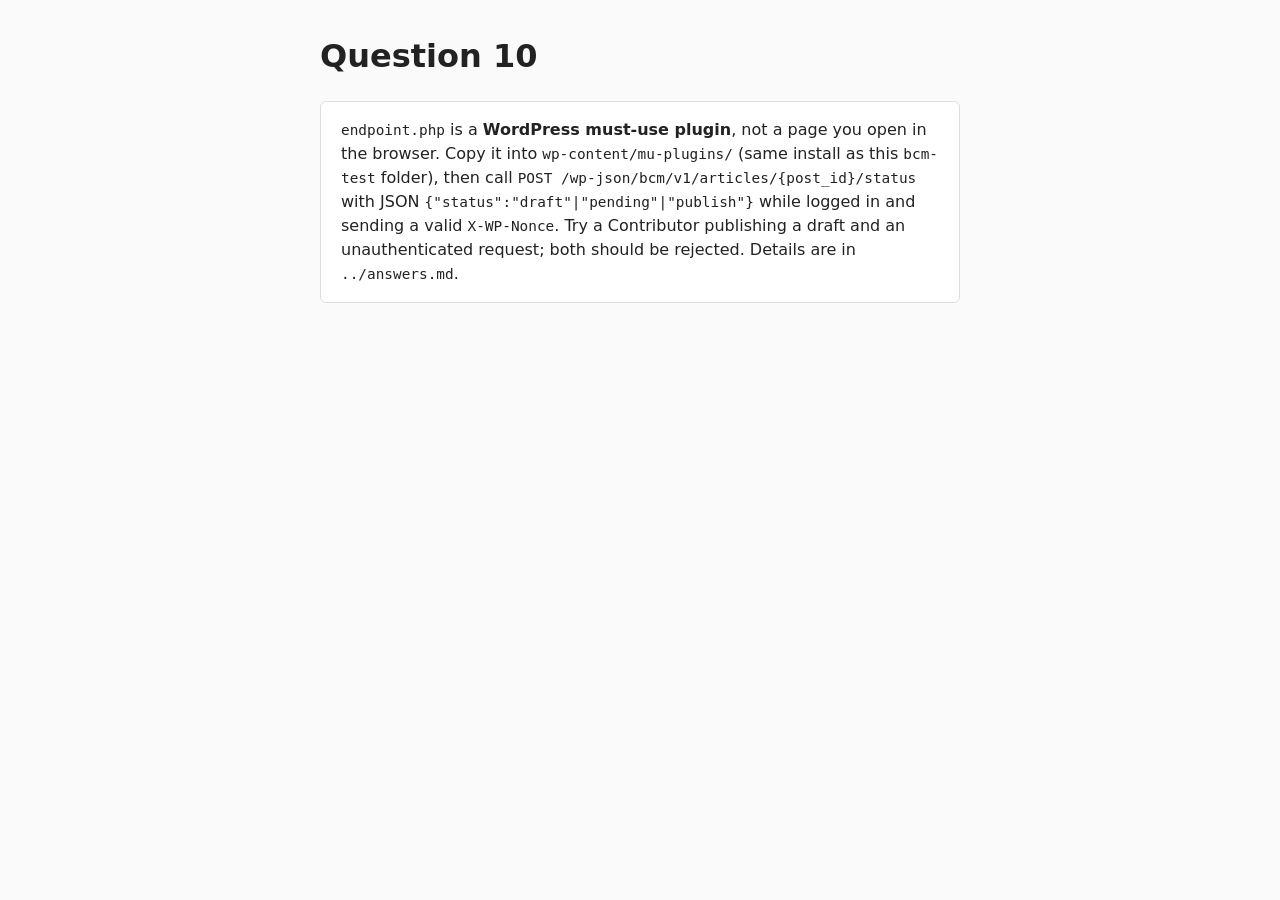
<file: q10/index.html>
<!DOCTYPE html>
<html lang="en">
<head>
  <meta charset="utf-8">
  <meta name="viewport" content="width=device-width, initial-scale=1">
  <title>Q10 REST endpoint</title>
  <style>
    body { margin: 0; font: 1rem/1.5 system-ui, sans-serif; color: #222; background: #fafafa; }
    main { max-width: 40rem; margin: 2rem auto; padding: 0 1rem; }
    p { background: #fff; padding: 1rem 1.25rem; border: 1px solid #ddd; border-radius: 6px; }
    code { font-size: 0.9em; }
  </style>
</head>
<body>
  <main>
    <h1>Question 10</h1>
    <p><code>endpoint.php</code> is a <strong>WordPress must-use plugin</strong>, not a page you open in the browser. Copy it into <code>wp-content/mu-plugins/</code> (same install as this <code>bcm-test</code> folder), then call <code>POST /wp-json/bcm/v1/articles/{post_id}/status</code> with JSON <code>{"status":"draft"|"pending"|"publish"}</code> while logged in and sending a valid <code>X-WP-Nonce</code>. Try a Contributor publishing a draft and an unauthenticated request; both should be rejected. Details are in <code>../answers.md</code>.</p>
  </main>
</body>
</html>
</file>
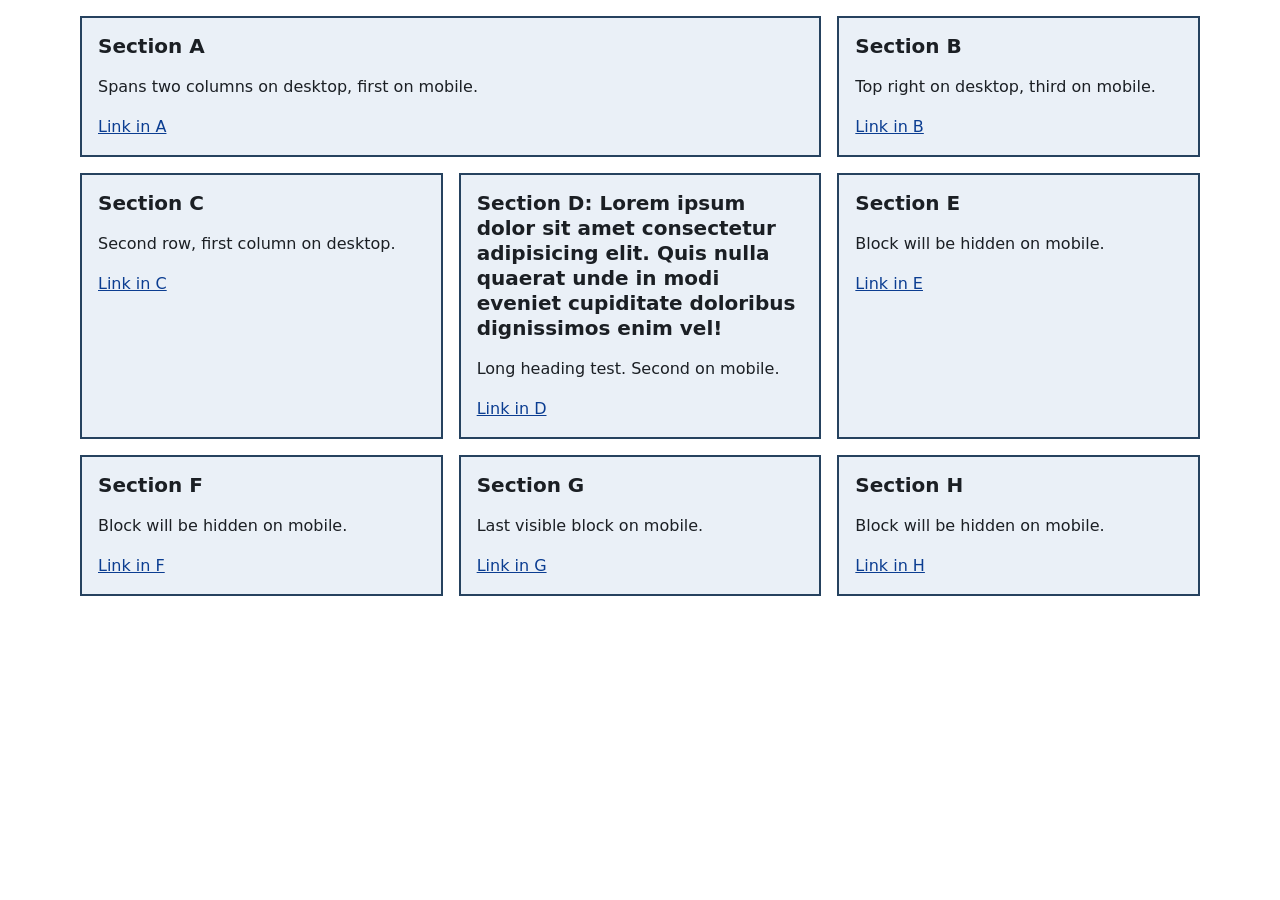
<file: q4/index.html>
<!DOCTYPE html>
<html lang="en">
<head>
  <meta charset="utf-8">
  <meta name="viewport" content="width=device-width, initial-scale=1">
  <title>Q4 Problem - Responsive grid A-H</title>
  <link rel="stylesheet" href="style.css">
</head>
<body>
  <main class="q4-layout">
    <!-- Source order = desktop reading order (row by row). Mobile reorders visually with CSS only; see style.css. -->
    <section class="q4-block-a" id="q4-block-a">
      <h2 id="q4-title-a">Section A</h2>
      <p>Spans two columns on desktop, first on mobile.</p>
      <a href="#q4-block-a">Link in A</a>
    </section>
    <section class="q4-block-b" id="q4-block-b">
      <h2 id="q4-title-b">Section B</h2>
      <p>Top right on desktop, third on mobile.</p>
      <a href="#q4-block-b">Link in B</a>
    </section>
    <section class="q4-block-c" id="q4-block-c">
      <h2 id="q4-title-c">Section C</h2>
      <p>Second row, first column on desktop.</p>
      <a href="#q4-block-c">Link in C</a>
    </section>
    <section class="q4-block-d" id="q4-block-d">
      <h2 id="q4-title-d">Section D: Lorem ipsum dolor sit amet consectetur adipisicing elit. Quis nulla quaerat unde in modi eveniet cupiditate doloribus dignissimos enim vel!</h2>
      <p>Long heading test. Second on mobile.</p>
      <a href="#q4-block-d">Link in D</a>
    </section>
    <section class="q4-block-e" id="q4-block-e">
      <h2 id="q4-title-e">Section E</h2>
      <p>Block will be hidden on mobile.</p>
      <a href="#q4-block-e">Link in E</a>
    </section>
    <section class="q4-block-f" id="q4-block-f">
      <h2 id="q4-title-f">Section F</h2>
      <p>Block will be hidden on mobile.</p>
      <a href="#q4-block-f">Link in F</a>
    </section>
    <section class="q4-block-g" id="q4-block-g">
      <h2 id="q4-title-g">Section G</h2>
      <p>Last visible block on mobile.</p>
      <a href="#q4-block-g">Link in G</a>
    </section>
    <section class="q4-block-h" id="q4-block-h">
      <h2 id="q4-title-h">Section H</h2>
      <p>Block will be hidden on mobile.</p>
      <a href="#q4-block-h">Link in H</a>
    </section>
  </main>
</body>
</html>
</file>
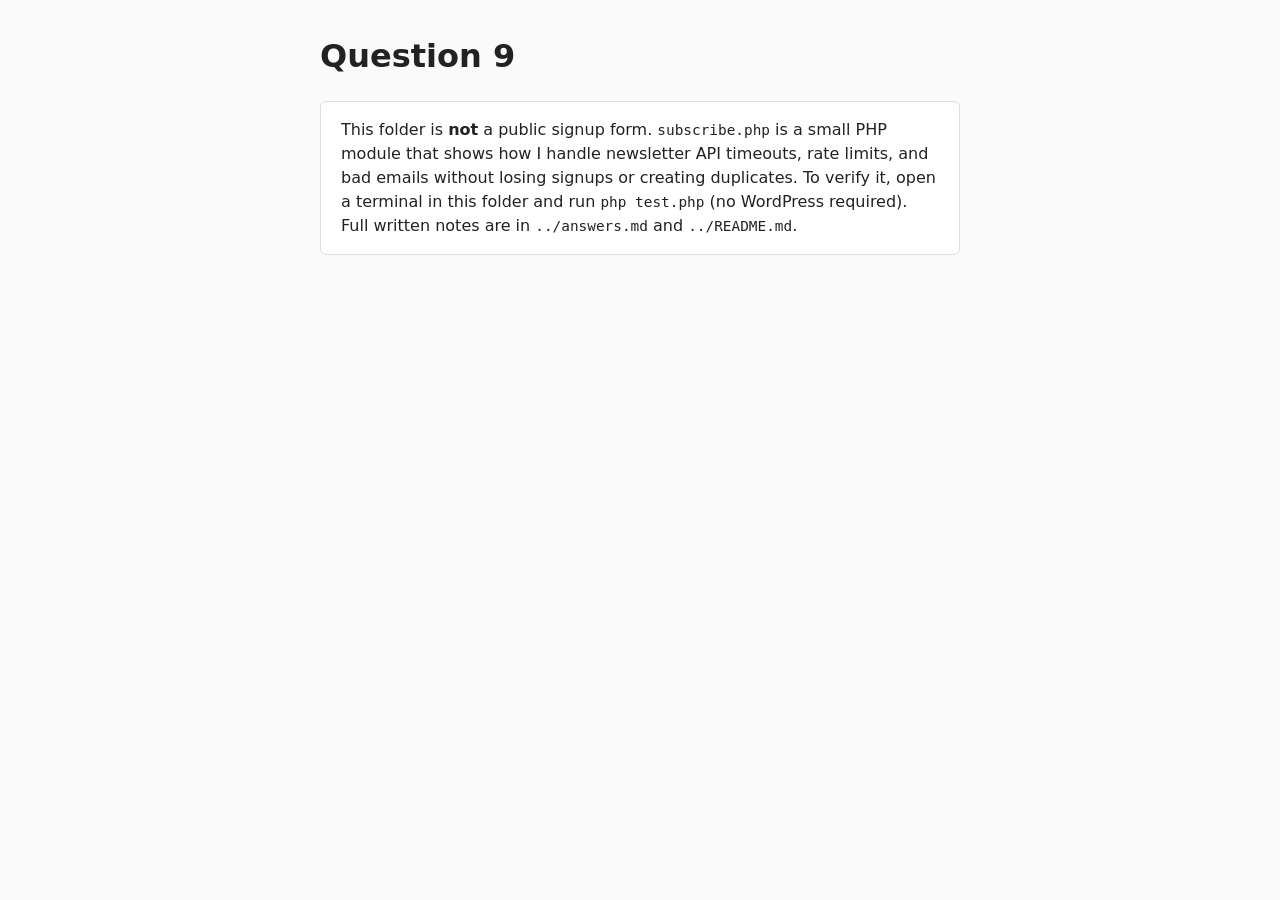
<file: q9/index.html>
<!DOCTYPE html>
<html lang="en">
<head>
  <meta charset="utf-8">
  <meta name="viewport" content="width=device-width, initial-scale=1">
  <title>Q9 Newsletter signup logic</title>
  <style>
    body { margin: 0; font: 1rem/1.5 system-ui, sans-serif; color: #222; background: #fafafa; }
    main { max-width: 40rem; margin: 2rem auto; padding: 0 1rem; }
    p { background: #fff; padding: 1rem 1.25rem; border: 1px solid #ddd; border-radius: 6px; }
    code { font-size: 0.9em; }
  </style>
</head>
<body>
  <main>
    <h1>Question 9</h1>
    <p>This folder is <strong>not</strong> a public signup form. <code>subscribe.php</code> is a small PHP module that shows how I handle newsletter API timeouts, rate limits, and bad emails without losing signups or creating duplicates. To verify it, open a terminal in this folder and run <code>php test.php</code> (no WordPress required). Full written notes are in <code>../answers.md</code> and <code>../README.md</code>.</p>
  </main>
</body>
</html>
</file>
<file: q4/style.css>
/*
  Breakpoint: 48em (768px). 
  Desktop (>= 48em):  
*/
*, *::before, *::after { box-sizing: border-box; }

body {
  margin: 0;
  padding: 1rem;
  font: 1rem/1.5 system-ui, -apple-system, "Segoe UI", sans-serif;
  color: #1b1f24;
  background: #fff;
}

.q4-layout {
  display: grid;
  grid-template-columns: minmax(0, 1fr);
  gap: 1rem;
  max-width: 70rem;
  margin-inline: auto;
}

.q4-layout > section {
  min-width: 0;
  padding: 1rem;
  border: 2px solid #26425f;
  background: #eaf0f7;
}

.q4-layout h2 {
  margin: 0 0 .5rem;
  font-size: 1.25rem;
  line-height: 1.25;
  overflow-wrap: anywhere;
  hyphens: auto;
}

.q4-layout a { color: #0b3d91; }
.q4-layout a:focus-visible { outline: 3px solid #b35900; outline-offset: 2px; }

.q4-block-a { order: 1; }
.q4-block-d { order: 2; }
.q4-block-b { order: 3; }
.q4-block-c { order: 4; }
.q4-block-g { order: 5; }
.q4-block-e,
.q4-block-f,
.q4-block-h { display: none; }

@supports (reading-flow: grid-order) {
  .q4-layout { reading-flow: grid-order; }
}

@media (min-width: 48em) {
  .q4-layout {
    grid-template-columns: repeat(3, minmax(0, 1fr));
    reading-flow: normal;
  }
  .q4-layout > section { order: 0; }
  .q4-block-a { grid-column: span 2; }
  .q4-block-e,
  .q4-block-f,
  .q4-block-h { display: block; }
}
</file>
